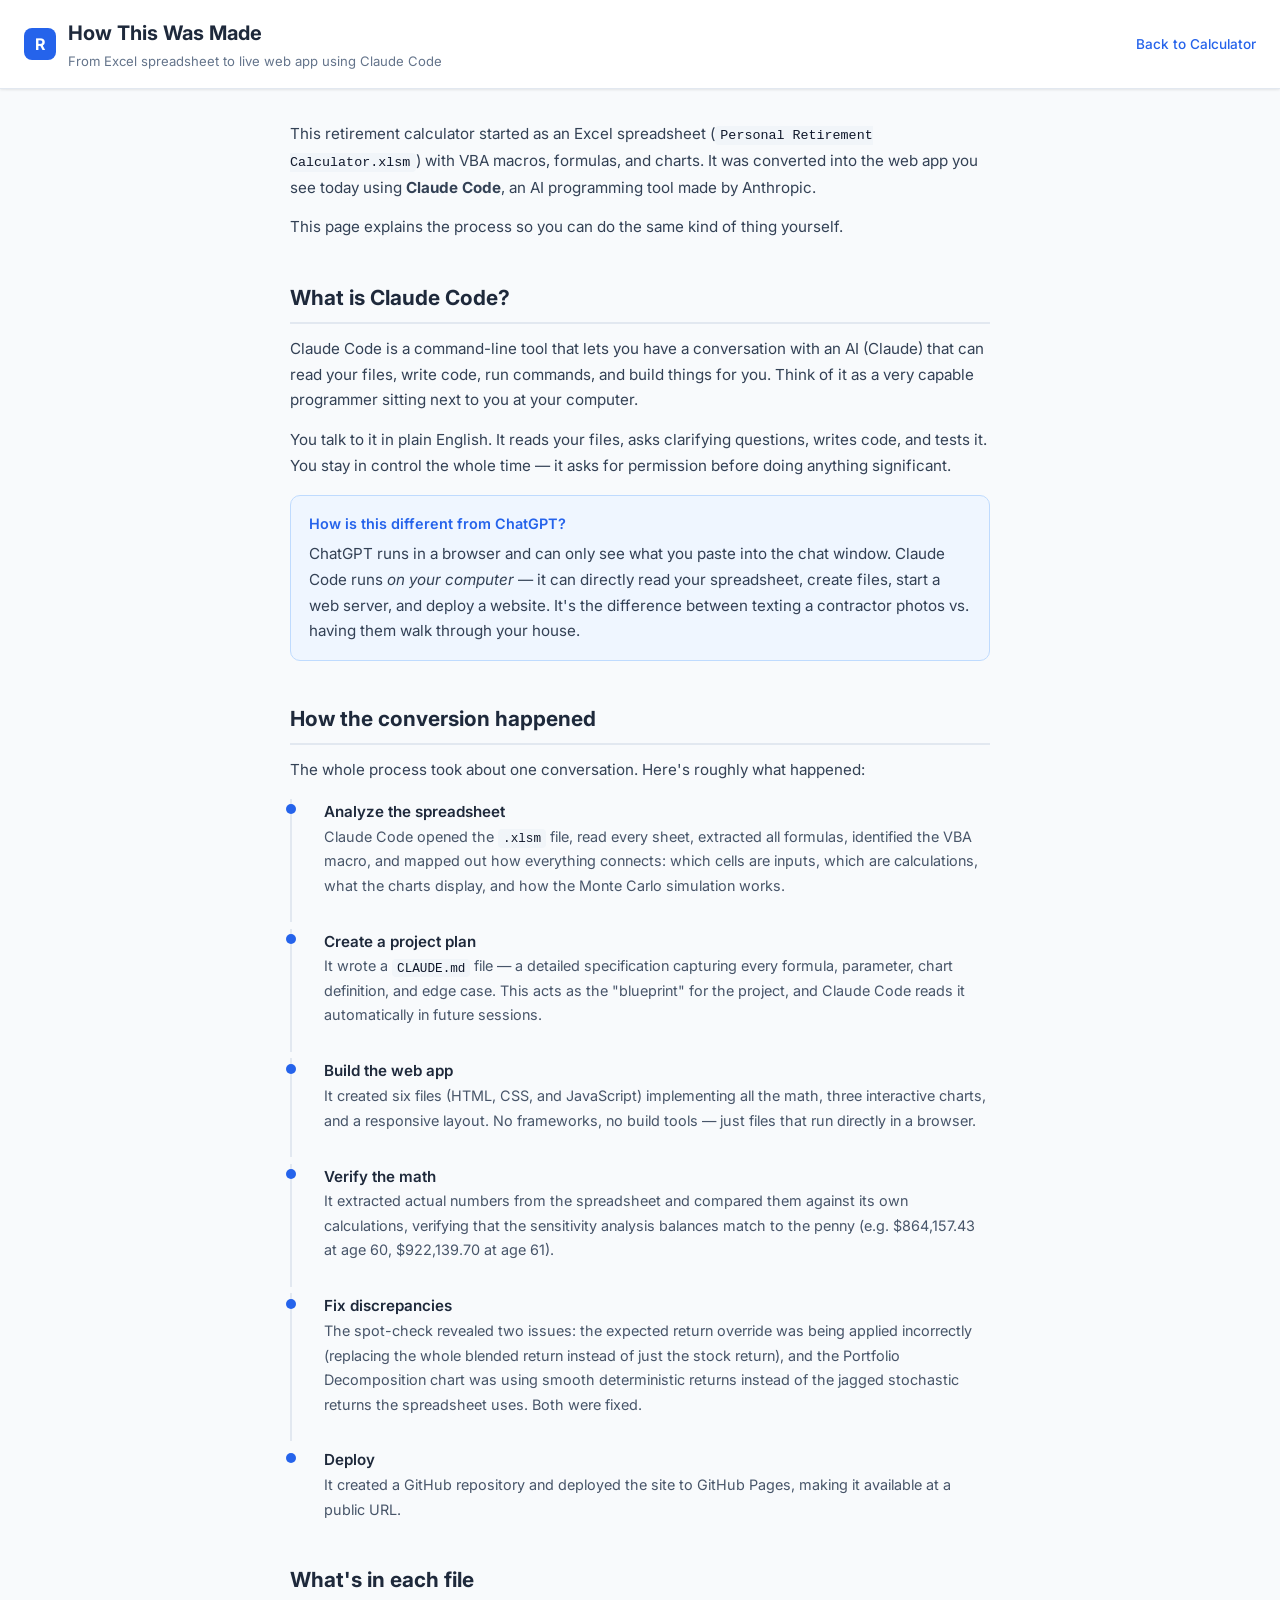
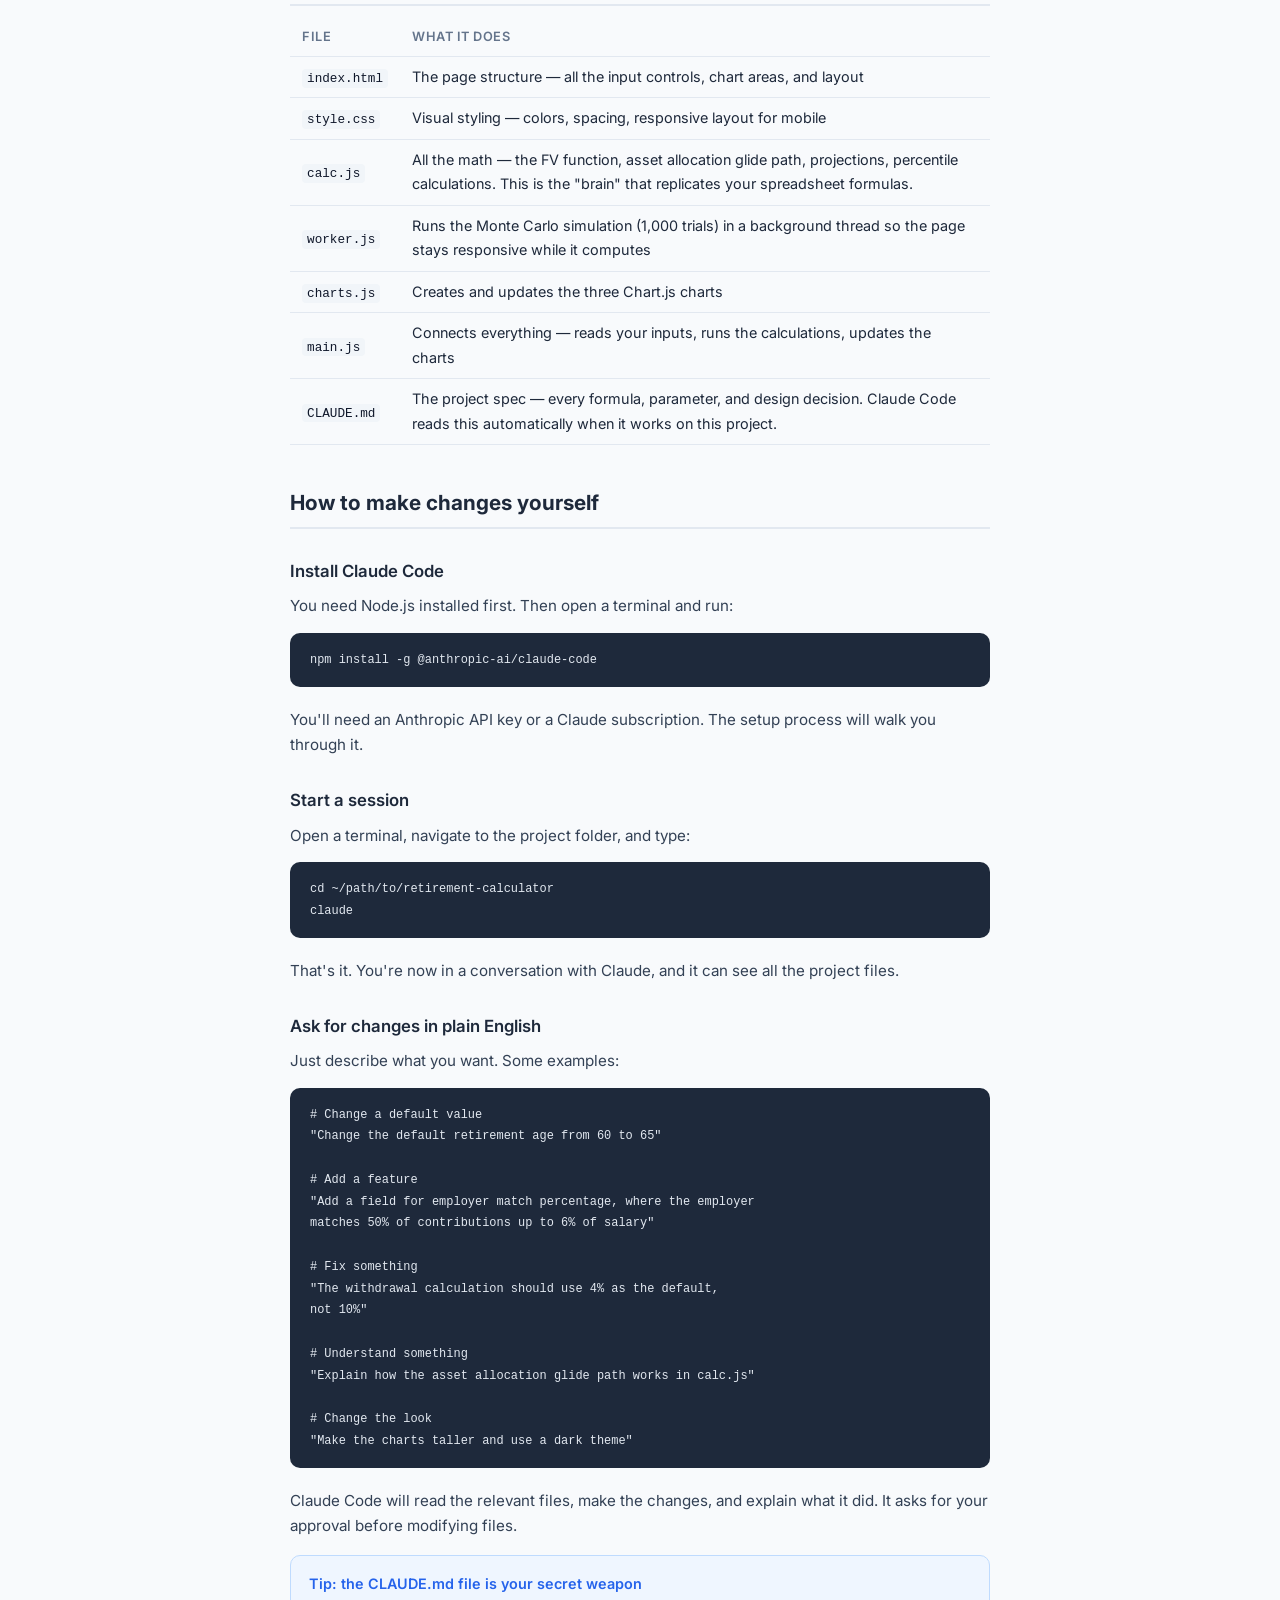
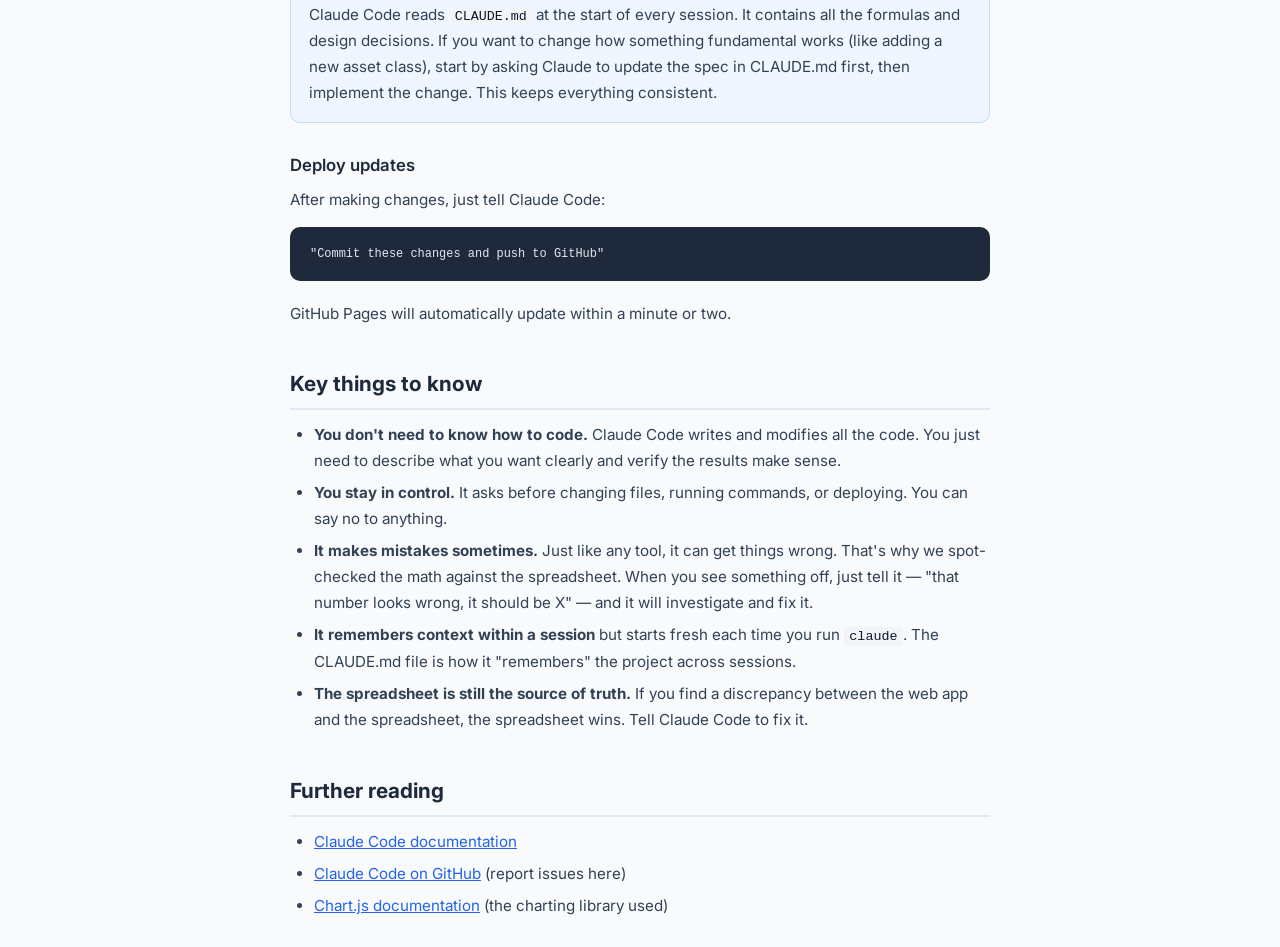
<file: how-this-was-made.html>
<!DOCTYPE html>
<html lang="en">
<head>
  <meta charset="UTF-8">
  <meta name="viewport" content="width=device-width, initial-scale=1.0">
  <title>How This Was Made</title>
  <link rel="preconnect" href="https://fonts.googleapis.com">
  <link rel="preconnect" href="https://fonts.gstatic.com" crossorigin>
  <link href="https://fonts.googleapis.com/css2?family=Inter:wght@400;500;600;700&display=swap" rel="stylesheet">
  <style>
    *, *::before, *::after { box-sizing: border-box; margin: 0; padding: 0; }
    :root {
      --bg: #f8fafc; --card: #fff; --border: #e2e8f0; --text: #1e293b;
      --muted: #64748b; --accent: #2563eb; --radius: 10px;
      --shadow: 0 1px 3px rgba(0,0,0,0.06), 0 1px 2px rgba(0,0,0,0.04);
    }
    body {
      font-family: 'Inter', system-ui, -apple-system, sans-serif;
      background: var(--bg); color: var(--text); line-height: 1.7;
    }
    .header {
      background: var(--card); border-bottom: 1px solid var(--border);
      padding: 1rem 1.5rem; display: flex; align-items: center; gap: 0.75rem;
      box-shadow: var(--shadow); position: sticky; top: 0; z-index: 10;
    }
    .header h1 { font-size: 1.25rem; font-weight: 700; }
    .header .subtitle { font-size: 0.82rem; color: var(--muted); }
    .header-icon {
      width: 32px; height: 32px; background: var(--accent); border-radius: 8px;
      display: flex; align-items: center; justify-content: center;
      color: white; font-weight: 700; font-size: 1rem;
    }
    .back-link {
      margin-left: auto; font-size: 0.85rem; color: var(--accent);
      text-decoration: none; font-weight: 500;
    }
    .back-link:hover { text-decoration: underline; }
    .content {
      max-width: 740px; margin: 2rem auto; padding: 0 1.25rem;
    }
    h2 {
      font-size: 1.3rem; font-weight: 700; margin: 2.5rem 0 0.75rem;
      padding-bottom: 0.4rem; border-bottom: 2px solid var(--border);
    }
    h3 { font-size: 1.05rem; font-weight: 600; margin: 1.75rem 0 0.5rem; }
    p, li { font-size: 0.95rem; color: #334155; }
    p { margin-bottom: 0.85rem; }
    ul, ol { margin: 0.5rem 0 1rem 1.5rem; }
    li { margin-bottom: 0.4rem; }
    a { color: var(--accent); }
    code {
      font-family: 'SF Mono', 'Fira Code', 'Consolas', monospace;
      background: #f1f5f9; padding: 0.15em 0.4em; border-radius: 4px;
      font-size: 0.88em; color: #0f172a;
    }
    pre {
      background: #1e293b; color: #e2e8f0; padding: 1rem 1.25rem;
      border-radius: var(--radius); overflow-x: auto; margin: 0.75rem 0 1.25rem;
      font-size: 0.85rem; line-height: 1.6;
    }
    pre code { background: none; padding: 0; color: inherit; }
    .callout {
      background: #eff6ff; border: 1px solid #bfdbfe; border-radius: var(--radius);
      padding: 1rem 1.15rem; margin: 1rem 0; font-size: 0.9rem;
    }
    .callout-title { font-weight: 600; color: var(--accent); margin-bottom: 0.3rem; }
    .file-table { width: 100%; border-collapse: collapse; margin: 0.75rem 0 1.25rem; font-size: 0.9rem; }
    .file-table th, .file-table td { text-align: left; padding: 0.5rem 0.75rem; border-bottom: 1px solid var(--border); }
    .file-table th { font-weight: 600; color: var(--muted); font-size: 0.8rem; text-transform: uppercase; letter-spacing: 0.04em; }
    .timeline { list-style: none; margin: 1rem 0; padding: 0; }
    .timeline li {
      position: relative; padding: 0 0 1.5rem 2rem; border-left: 2px solid var(--border);
    }
    .timeline li:last-child { border-left: 2px solid transparent; padding-bottom: 0; }
    .timeline li::before {
      content: ''; position: absolute; left: -6px; top: 0.35rem;
      width: 10px; height: 10px; border-radius: 50%; background: var(--accent);
    }
    .timeline .step-title { font-weight: 600; color: var(--text); }
    .timeline .step-detail { color: #475569; font-size: 0.9rem; }
    @media (max-width: 600px) { .content { padding: 0 0.75rem; } }
  </style>
</head>
<body>

<div class="header">
  <div class="header-icon">R</div>
  <div>
    <h1>How This Was Made</h1>
    <div class="subtitle">From Excel spreadsheet to live web app using Claude Code</div>
  </div>
  <a href="index.html" class="back-link">Back to Calculator</a>
</div>

<div class="content">

<p>This retirement calculator started as an Excel spreadsheet (<code>Personal Retirement Calculator.xlsm</code>) with VBA macros, formulas, and charts. It was converted into the web app you see today using <strong>Claude Code</strong>, an AI programming tool made by Anthropic.</p>

<p>This page explains the process so you can do the same kind of thing yourself.</p>

<h2>What is Claude Code?</h2>

<p>Claude Code is a command-line tool that lets you have a conversation with an AI (Claude) that can read your files, write code, run commands, and build things for you. Think of it as a very capable programmer sitting next to you at your computer.</p>

<p>You talk to it in plain English. It reads your files, asks clarifying questions, writes code, and tests it. You stay in control the whole time &mdash; it asks for permission before doing anything significant.</p>

<div class="callout">
  <div class="callout-title">How is this different from ChatGPT?</div>
  <p style="margin-bottom:0">ChatGPT runs in a browser and can only see what you paste into the chat window. Claude Code runs <em>on your computer</em> &mdash; it can directly read your spreadsheet, create files, start a web server, and deploy a website. It's the difference between texting a contractor photos vs. having them walk through your house.</p>
</div>

<h2>How the conversion happened</h2>

<p>The whole process took about one conversation. Here's roughly what happened:</p>

<ol class="timeline">
  <li>
    <div class="step-title">Analyze the spreadsheet</div>
    <div class="step-detail">Claude Code opened the <code>.xlsm</code> file, read every sheet, extracted all formulas, identified the VBA macro, and mapped out how everything connects: which cells are inputs, which are calculations, what the charts display, and how the Monte Carlo simulation works.</div>
  </li>
  <li>
    <div class="step-title">Create a project plan</div>
    <div class="step-detail">It wrote a <code>CLAUDE.md</code> file &mdash; a detailed specification capturing every formula, parameter, chart definition, and edge case. This acts as the "blueprint" for the project, and Claude Code reads it automatically in future sessions.</div>
  </li>
  <li>
    <div class="step-title">Build the web app</div>
    <div class="step-detail">It created six files (HTML, CSS, and JavaScript) implementing all the math, three interactive charts, and a responsive layout. No frameworks, no build tools &mdash; just files that run directly in a browser.</div>
  </li>
  <li>
    <div class="step-title">Verify the math</div>
    <div class="step-detail">It extracted actual numbers from the spreadsheet and compared them against its own calculations, verifying that the sensitivity analysis balances match to the penny (e.g. $864,157.43 at age 60, $922,139.70 at age 61).</div>
  </li>
  <li>
    <div class="step-title">Fix discrepancies</div>
    <div class="step-detail">The spot-check revealed two issues: the expected return override was being applied incorrectly (replacing the whole blended return instead of just the stock return), and the Portfolio Decomposition chart was using smooth deterministic returns instead of the jagged stochastic returns the spreadsheet uses. Both were fixed.</div>
  </li>
  <li>
    <div class="step-title">Deploy</div>
    <div class="step-detail">It created a GitHub repository and deployed the site to GitHub Pages, making it available at a public URL.</div>
  </li>
</ol>

<h2>What's in each file</h2>

<table class="file-table">
  <thead><tr><th>File</th><th>What it does</th></tr></thead>
  <tbody>
    <tr><td><code>index.html</code></td><td>The page structure &mdash; all the input controls, chart areas, and layout</td></tr>
    <tr><td><code>style.css</code></td><td>Visual styling &mdash; colors, spacing, responsive layout for mobile</td></tr>
    <tr><td><code>calc.js</code></td><td>All the math &mdash; the FV function, asset allocation glide path, projections, percentile calculations. This is the "brain" that replicates your spreadsheet formulas.</td></tr>
    <tr><td><code>worker.js</code></td><td>Runs the Monte Carlo simulation (1,000 trials) in a background thread so the page stays responsive while it computes</td></tr>
    <tr><td><code>charts.js</code></td><td>Creates and updates the three Chart.js charts</td></tr>
    <tr><td><code>main.js</code></td><td>Connects everything &mdash; reads your inputs, runs the calculations, updates the charts</td></tr>
    <tr><td><code>CLAUDE.md</code></td><td>The project spec &mdash; every formula, parameter, and design decision. Claude Code reads this automatically when it works on this project.</td></tr>
  </tbody>
</table>

<h2>How to make changes yourself</h2>

<h3>Install Claude Code</h3>

<p>You need Node.js installed first. Then open a terminal and run:</p>

<pre><code>npm install -g @anthropic-ai/claude-code</code></pre>

<p>You'll need an Anthropic API key or a Claude subscription. The setup process will walk you through it.</p>

<h3>Start a session</h3>

<p>Open a terminal, navigate to the project folder, and type:</p>

<pre><code>cd ~/path/to/retirement-calculator
claude</code></pre>

<p>That's it. You're now in a conversation with Claude, and it can see all the project files.</p>

<h3>Ask for changes in plain English</h3>

<p>Just describe what you want. Some examples:</p>

<pre><code># Change a default value
"Change the default retirement age from 60 to 65"

# Add a feature
"Add a field for employer match percentage, where the employer
matches 50% of contributions up to 6% of salary"

# Fix something
"The withdrawal calculation should use 4% as the default,
not 10%"

# Understand something
"Explain how the asset allocation glide path works in calc.js"

# Change the look
"Make the charts taller and use a dark theme"</code></pre>

<p>Claude Code will read the relevant files, make the changes, and explain what it did. It asks for your approval before modifying files.</p>

<div class="callout">
  <div class="callout-title">Tip: the CLAUDE.md file is your secret weapon</div>
  <p style="margin-bottom:0">Claude Code reads <code>CLAUDE.md</code> at the start of every session. It contains all the formulas and design decisions. If you want to change how something fundamental works (like adding a new asset class), start by asking Claude to update the spec in CLAUDE.md first, then implement the change. This keeps everything consistent.</p>
</div>

<h3>Deploy updates</h3>

<p>After making changes, just tell Claude Code:</p>

<pre><code>"Commit these changes and push to GitHub"</code></pre>

<p>GitHub Pages will automatically update within a minute or two.</p>

<h2>Key things to know</h2>

<ul>
  <li><strong>You don't need to know how to code.</strong> Claude Code writes and modifies all the code. You just need to describe what you want clearly and verify the results make sense.</li>
  <li><strong>You stay in control.</strong> It asks before changing files, running commands, or deploying. You can say no to anything.</li>
  <li><strong>It makes mistakes sometimes.</strong> Just like any tool, it can get things wrong. That's why we spot-checked the math against the spreadsheet. When you see something off, just tell it &mdash; "that number looks wrong, it should be X" &mdash; and it will investigate and fix it.</li>
  <li><strong>It remembers context within a session</strong> but starts fresh each time you run <code>claude</code>. The CLAUDE.md file is how it "remembers" the project across sessions.</li>
  <li><strong>The spreadsheet is still the source of truth.</strong> If you find a discrepancy between the web app and the spreadsheet, the spreadsheet wins. Tell Claude Code to fix it.</li>
</ul>

<h2>Further reading</h2>

<ul>
  <li><a href="https://docs.anthropic.com/en/docs/claude-code/overview" target="_blank">Claude Code documentation</a></li>
  <li><a href="https://github.com/anthropics/claude-code" target="_blank">Claude Code on GitHub</a> (report issues here)</li>
  <li><a href="https://www.chartjs.org/docs/latest/" target="_blank">Chart.js documentation</a> (the charting library used)</li>
</ul>

</div>

</body>
</html>
</file>
